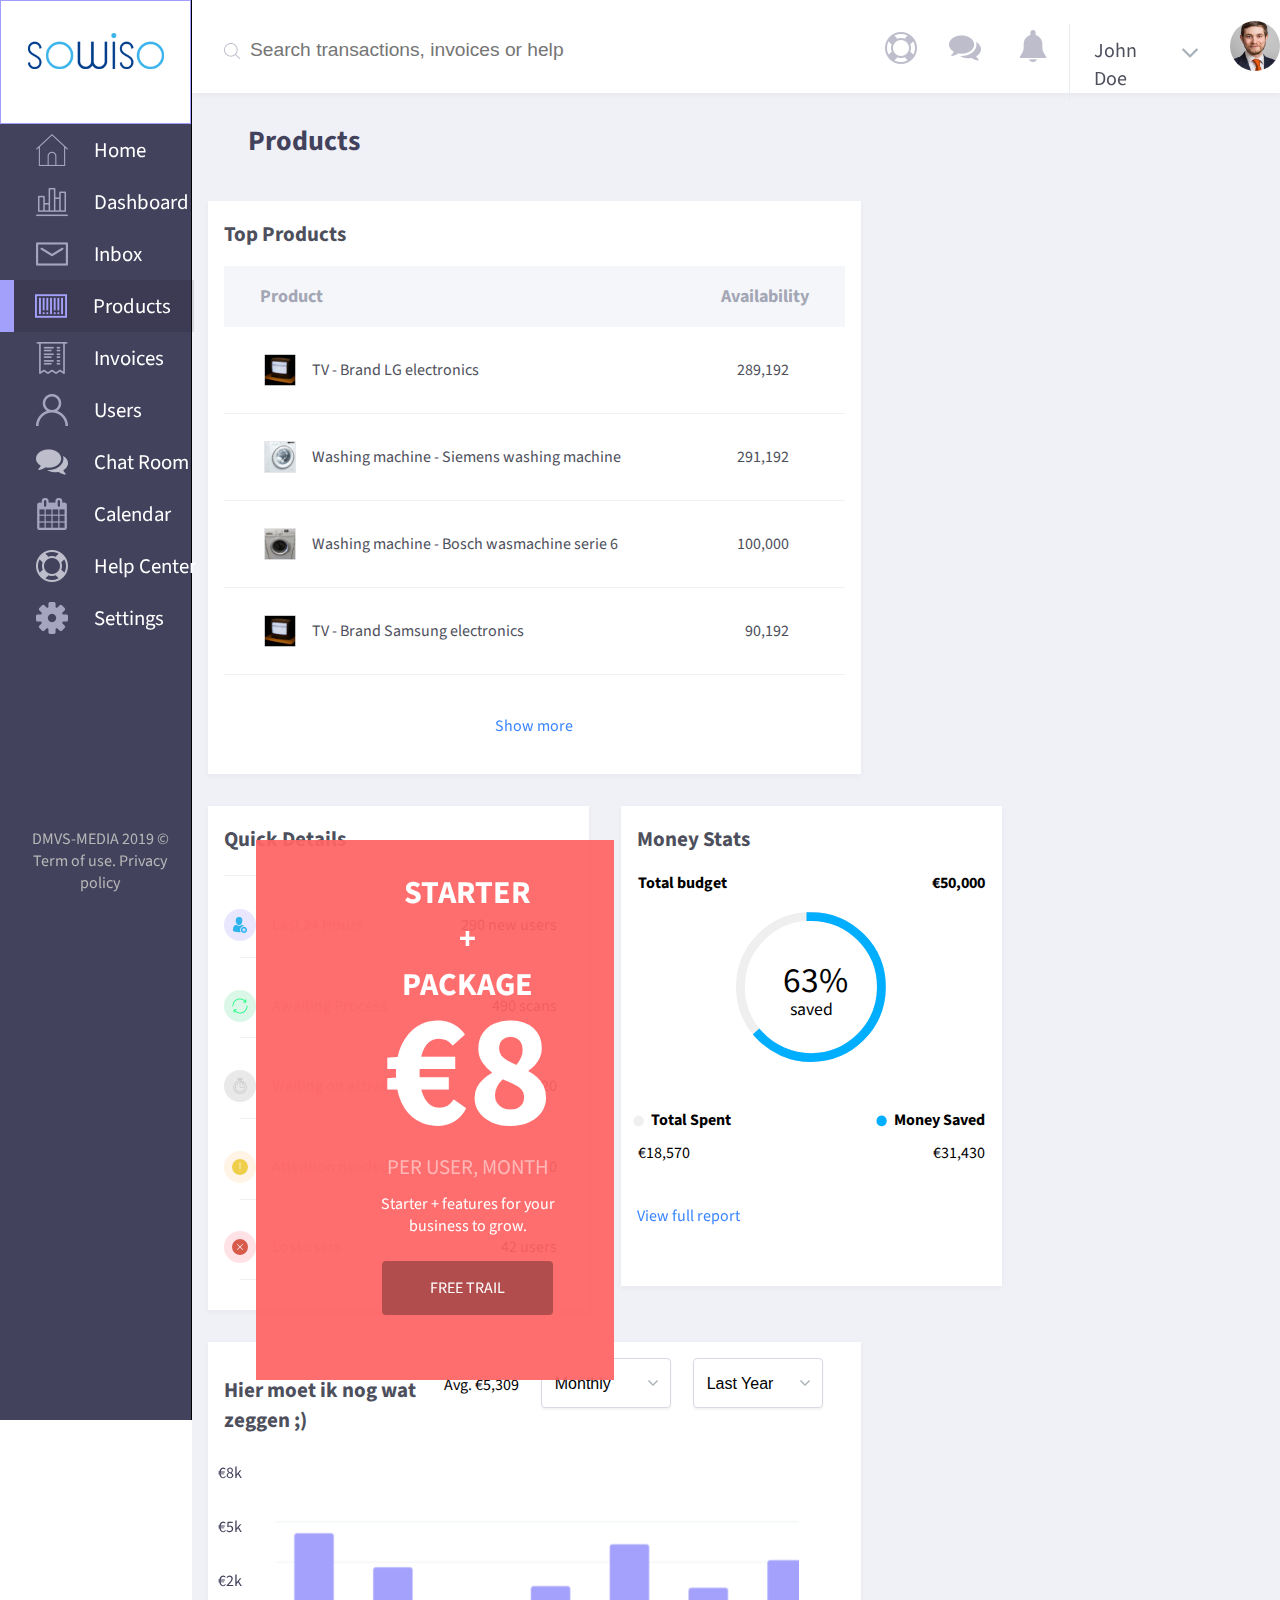
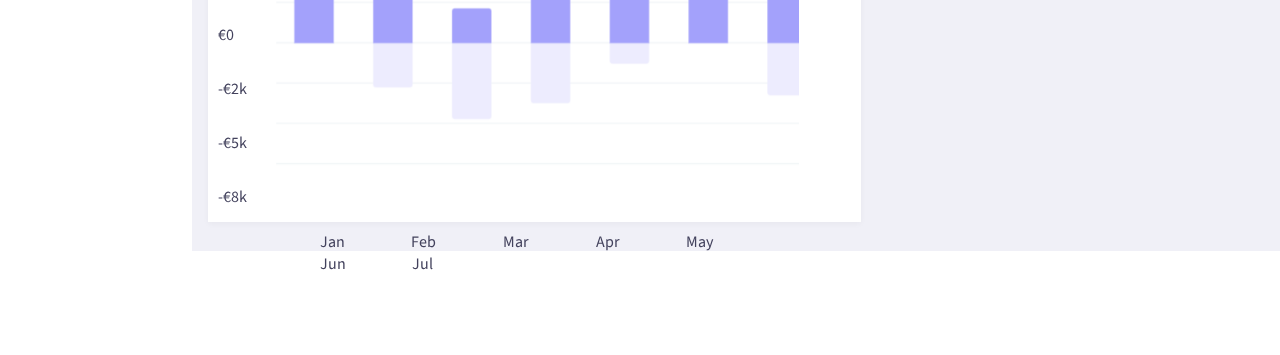
<file: index.html>
<!DOCTYPE html>
<html lang="en">

<head>
    <meta charset="UTF-8">
    <meta name="viewport" content="width=device-width, initial-scale=1.0">
    <meta http-equiv="X-UA-Compatible" content="ie=edge">
    <title>Products</title>
    <link rel="stylesheet" href="css/main.css">
    <link rel="stylesheet" href="css/products.css">
    <link rel="stylesheet" href="css/progresscircle.css">

</head>

<body>

    <div class="container">
        <nav>
            <div class="navContent">
                <div class="logo">
                    <img class="theLogo" src="images/Logo SoWISO.png" alt="logo">
                    <img class="hamburger" src="images/menu.png" alt="">
                </div>

                <a href="#">
                    <span id="homeLink" class="link--text">Home</span>
                    <img class="smallNavImage" src="images/navIcons/home.png" alt="">
                </a>
                <a href="dashboard.html">
                    <span id="dashboardLink" class="link--text">Dashboard</span>
                    <img class="smallNavImage" src="images/navIcons/dashboard.png" alt="">
                </a>
                <a href="#">
                    <span id="inboxLink" class="link--text">Inbox</span>
                    <img class="smallNavImage" src="images/navIcons/inbox.png" alt="">
                </a>
                <a href="index.html" id="current">
                    <span id="productsLink" class="link--text">Products</span>
                    <img class="smallNavImage" src="images/navIcons/productsCurrent.png" alt="">
                </a>
                <a href="#">
                    <span id="invoicesLink" class="link--text">Invoices</span>
                    <img class="smallNavImage" src="images/navIcons/invoices.png" alt="">
                </a>
                <a href="#">
                    <span id="usersLink" class="link--text">Users</span>
                    <img class="smallNavImage" src="images/navIcons/users.png" alt="">
                </a>
                <a href="#">
                    <span id="chatLink" class="link--text">Chat Room</span>
                    <img class="smallNavImage" src="images/chat.png" alt="">
                </a>
                <a href="#">
                    <span id="calendarLink" class="link--text">Calendar</span>
                    <img class="smallNavImage" src="images/navIcons/calendar.png" alt="">
                </a>
                <a href="#">
                    <span id="supportLink" class="link--text">Help Center</span>
                    <img class="smallNavImage" src="images/support.png" alt="">
                </a>
                <a href="#">
                    <span id="settingsLink" class="link--text">Settings</span>
                    <img class="smallNavImage" src="images/navIcons/settings.png" alt="">
                </a>

                <p id="copyright">DMVS-MEDIA 2019 &copy;<br> <span>Term of use.</span> <span>Privacy policy</span></p>
            </div>
        </nav>

        <div class="wrapper">

            <div class="topBar">
                <form action="">
                    <label for="search"></label>
                    <input type="search" name="search" id="search" placeholder="Search transactions, invoices or help">
                </form>
                <div class="icons">
                    <img src="images/support.png" alt="support">
                    <img src="images/chat.png" alt="chat">
                    <div class="dropdown">
                        <a href="#"><img src="images/notification.png" alt="notifcations" class="dropbtn"></a>
                        <div class="dropdown-content">
                            <div>
                                <h2>Notifications</h2>
                            </div>
                            <a href="#">
                                <h3>25+ New Users - Amsterdam Zuidoost</h3>
                                <p>Dear John Doe, There 25+ new users in your Amsterdam Area</p>
                            </a>
                            <a href="#">
                                <h3>25+ New Users - Amsterdam Noord</h3>
                                <p>Are you available later today to chat?</p>
                            </a>
                            <a href="#">
                                <h3>100+ New Users - Amsterdam Zuidoost</h3>
                                <p>I will be unavailable until after 5pm today.</p>
                            </a>
                            <a href="#">
                                <h3>Alert!!! You have a new area to advertise</h3>
                                <p>Important!</p>
                            </a>
                            <a href="#">
                                <h3>10,000+ New Users - The Netherlands</h3>
                                <p>FYI there 10,000+ users in The Netherlands.</p>
                            </a>
                            <div>
                                <a href="#">See all</a>
                            </div>
                        </div>
                    </div>
                </div>
                <div class="account">
                    <div class="dropdown">
                        <a href="#" class="dropbtn">John Doe</a>
                        <div class="dropdown-content">
                            <div>
                                <span>Status:</span> <span>Online</span>
                            </div>
                            <a href="#">
                                Account settings
                            </a>
                            <a href="#">
                                Feedback
                            </a>
                            <a href="logreg.html">
                                Logout
                            </a>
                        </div>
                    </div>
                    <span class="arrow"></span>
                    <div class="profilePicture">
                        <img src="images/avatar.jpg" alt="profile picture">
                    </div>
                </div>
            </div>

            <h1 id="pageTitle">Products</h1>

            <div class="content">

                <div class="topProducts big">
                    <div class="itemContent">
                        <h2 class="contentTitle">Top Products</h2>
                        <table>
                            <thead>
                                <tr>
                                    <td>Product</td>
                                    <td>Availability</td>
                                </tr>
                            </thead>
                            <tbody>
                                <tr>
                                    <td class="product product1">TV - Brand LG electronics</td>
                                    <td>289,192</td>
                                </tr>
                                <tr>
                                    <td class="product product2">Washing machine - Siemens washing machine</td>
                                    <td>291,192</td>
                                </tr>
                                <tr>
                                    <td class="product product3">Washing machine - Bosch wasmachine serie 6</td>
                                    <td>100,000</td>
                                </tr>
                                <tr>
                                    <td class="product product4">TV - Brand Samsung electronics</td>
                                    <td>90,192</td>
                                </tr>
                            </tbody>
                        </table>
                        <a href="#" class="topProducts--link">Show more</a>
                    </div>
                </div>

                <div class="quickDetails small">
                    <div class="itemContent">
                        <h2 class="contentTitle">Quick Details</h2>

                        <div class="quickDetails--item">
                            <span class="newUsers">Last 24 Hours</span>
                            <span>290 new users</span>
                        </div>
                        <div class="quickDetails--item">
                            <span class="scans">Awaiting Process</span>
                            <span>490 scans</span>
                        </div>
                        <div class="quickDetails--item">
                            <span class="waiting">Waiting on activation</span>
                            <span>20</span>
                        </div>
                        <div class="quickDetails--item">
                            <span class="attention">Attention needed</span>
                            <span>0</span>
                        </div>
                        <div class="quickDetails--item">
                            <span class="lostUsers">Lost users</span>
                            <span>42 users</span>
                        </div>
                    </div>
                </div>

                <div class="moneyStats small">
                    <div class="itemContent">
                        <div class="adCorner">
                            <div class="adCorner__content">
                                <span id="closeAd">x</span>
                                <h2 class="adCorner--title">STARTER + PACKAGE</h2>
                                <span class="adCorner--price">€8</span>
                                <span class="adCorner--subText">PER USER, MONTH</span>
                                <span class="adCorner--description">Starter + features for your business to
                                    grow.</span>
                                <a href="#" target="_blank" class="adCorner--CTA">
                                    <span class="adCorner--CTA__text">FREE TRAIL</span>
                                </a>
                            </div>
                        </div>
                        <h2 class="contentTitle">Money Stats</h2>
                        <table>
                            <thead>
                                <tr>
                                    <td>Total budget</td>
                                    <td>€50,000</td>
                                </tr>
                            </thead>
                            <tbody>
                                <tr>
                                    <td colspan="2">
                                        <div class="circlechart" data-percentage="63">
                                            saved
                                        </div>
                                    </td>
                                </tr>
                            </tbody>
                            <tfoot>
                                <tr>
                                    <td>Total Spent</td>
                                    <td>Money Saved</td>
                                </tr>
                                <tr>
                                    <td>€18,570</td>
                                    <td>€31,430</td>
                                </tr>
                            </tfoot>
                        </table>
                        <a href="#" class="moneyStats--link">View full report</a>
                    </div>
                </div>

                <div class="nogIets big">
                    <div class="itemContent">
                        <h2 class="contentTitle">Hier moet ik nog wat zeggen ;)</h2>
                        <p id="avg">Avg. €5,309</p>

                        <select name="" id="">
                            <option value="monthly" selected>Monthly</option>
                        </select>
                        <select name="" id="">
                            <option value="lastYear" selected>Last Year</option>
                        </select>

                        <div class="chart">
                            <div class="chartContent"></div>
                            <div class="yas">
                                <span>€8k</span>
                                <span>€5k</span>
                                <span>€2k</span>
                                <span>€0</span>
                                <span>-€2k</span>
                                <span>-€5k</span>
                                <span>-€8k</span>
                            </div>
                            <div class="xas">
                                <span>Jan</span>
                                <span>Feb</span>
                                <span>Mar</span>
                                <span>Apr</span>
                                <span>May</span>
                                <span>Jun</span>
                                <span>Jul</span>
                            </div>
                        </div>
                    </div>
                </div>
            </div>
        </div>
    </div>

    <script src="js/main.js"></script>
    <script src="https://code.jquery.com/jquery-3.3.1.slim.min.js"
        integrity="sha384-q8i/X+965DzO0rT7abK41JStQIAqVgRVzpbzo5smXKp4YfRvH+8abtTE1Pi6jizo" crossorigin="anonymous">
    </script>
    <script src="js/progresscircle.js"></script>

    <script>
        $(document).ready(function () {
            $(function () {
                $('.circlechart').circlechart();
            });
        });
    </script>
</body>

</html>
</file>
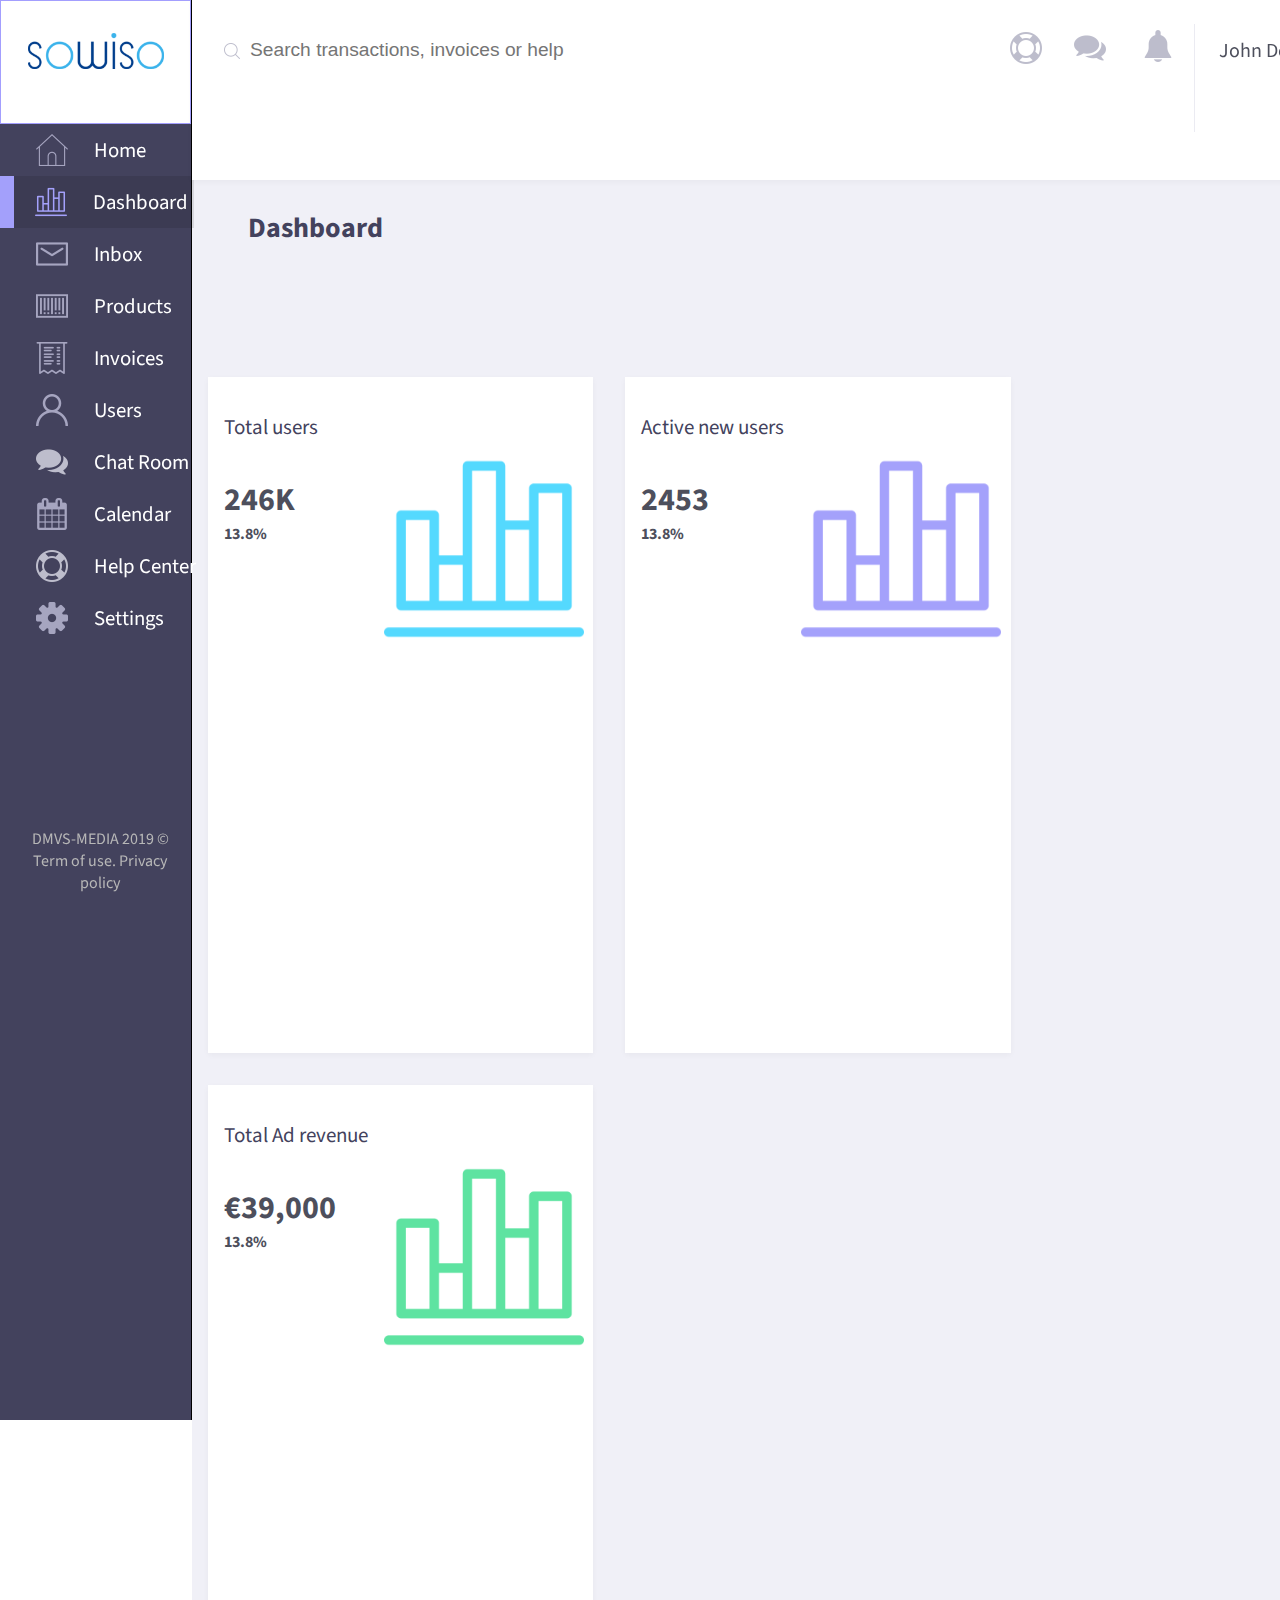
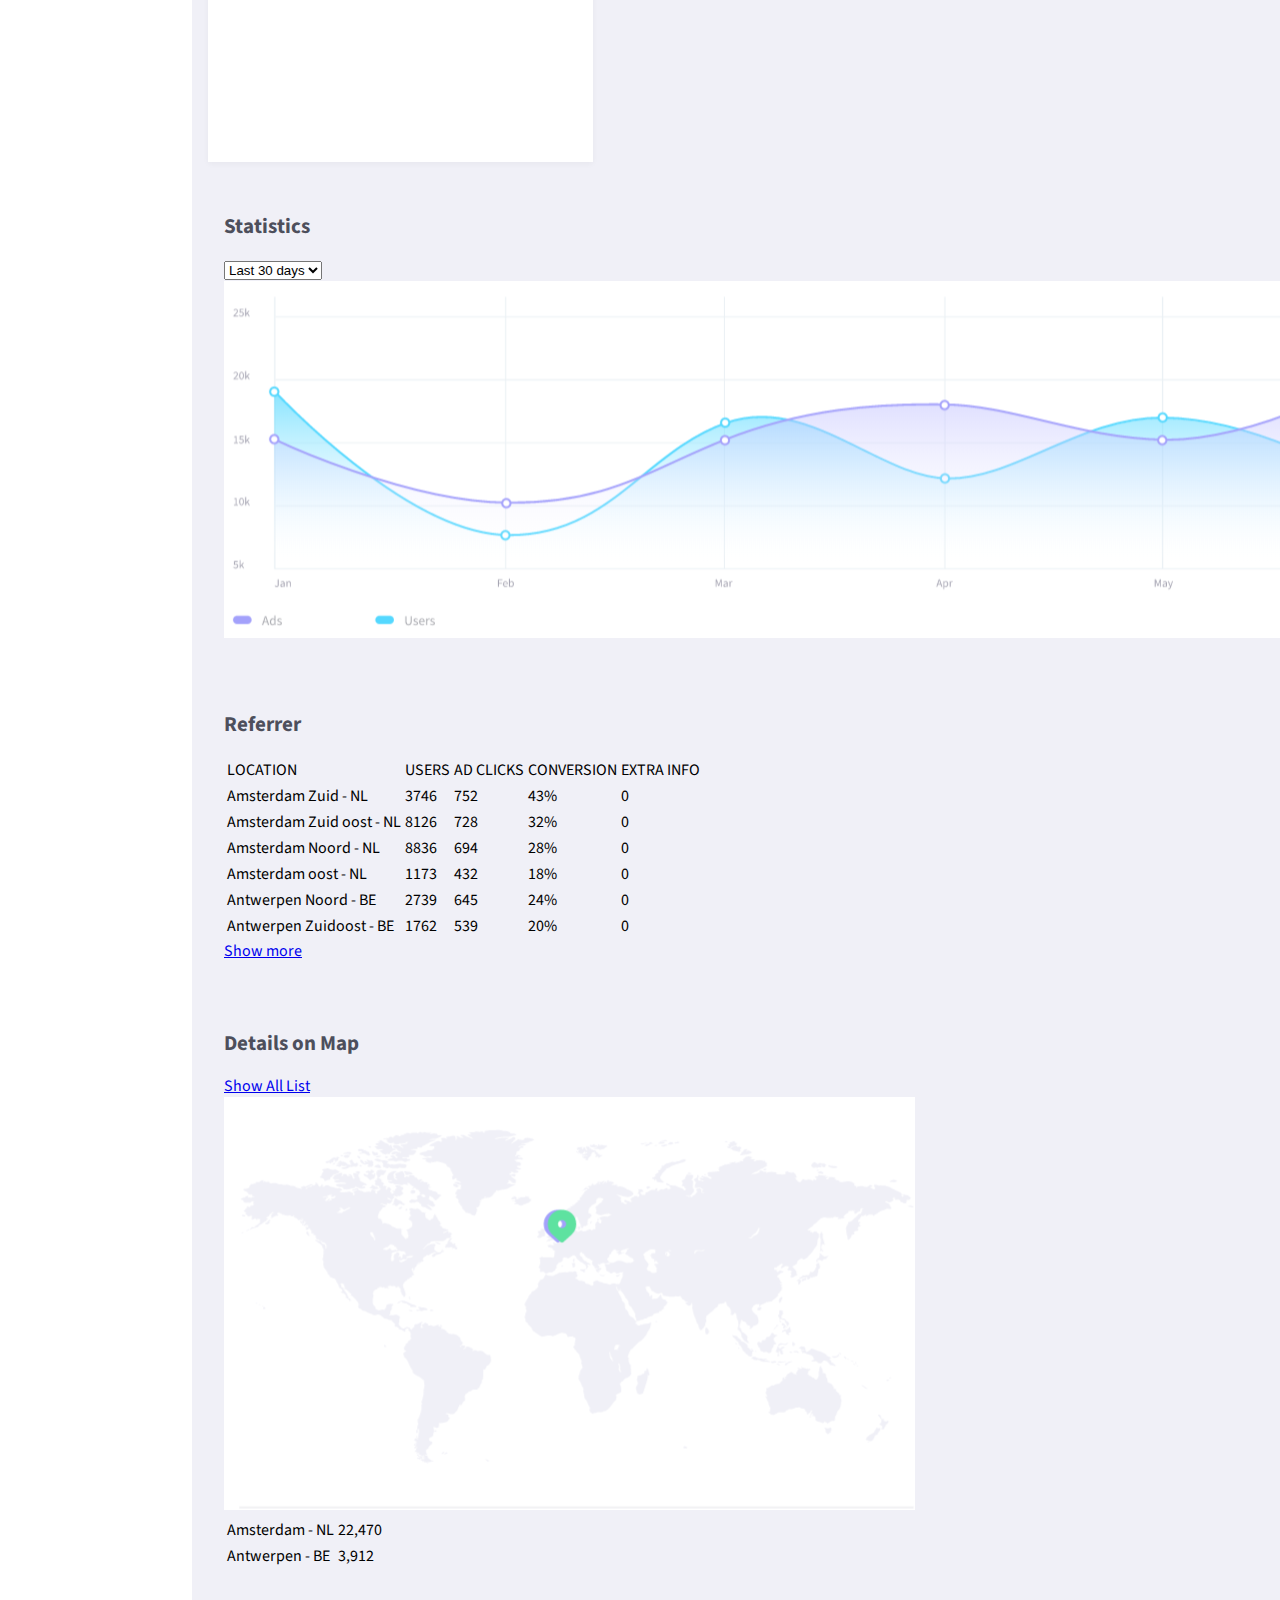
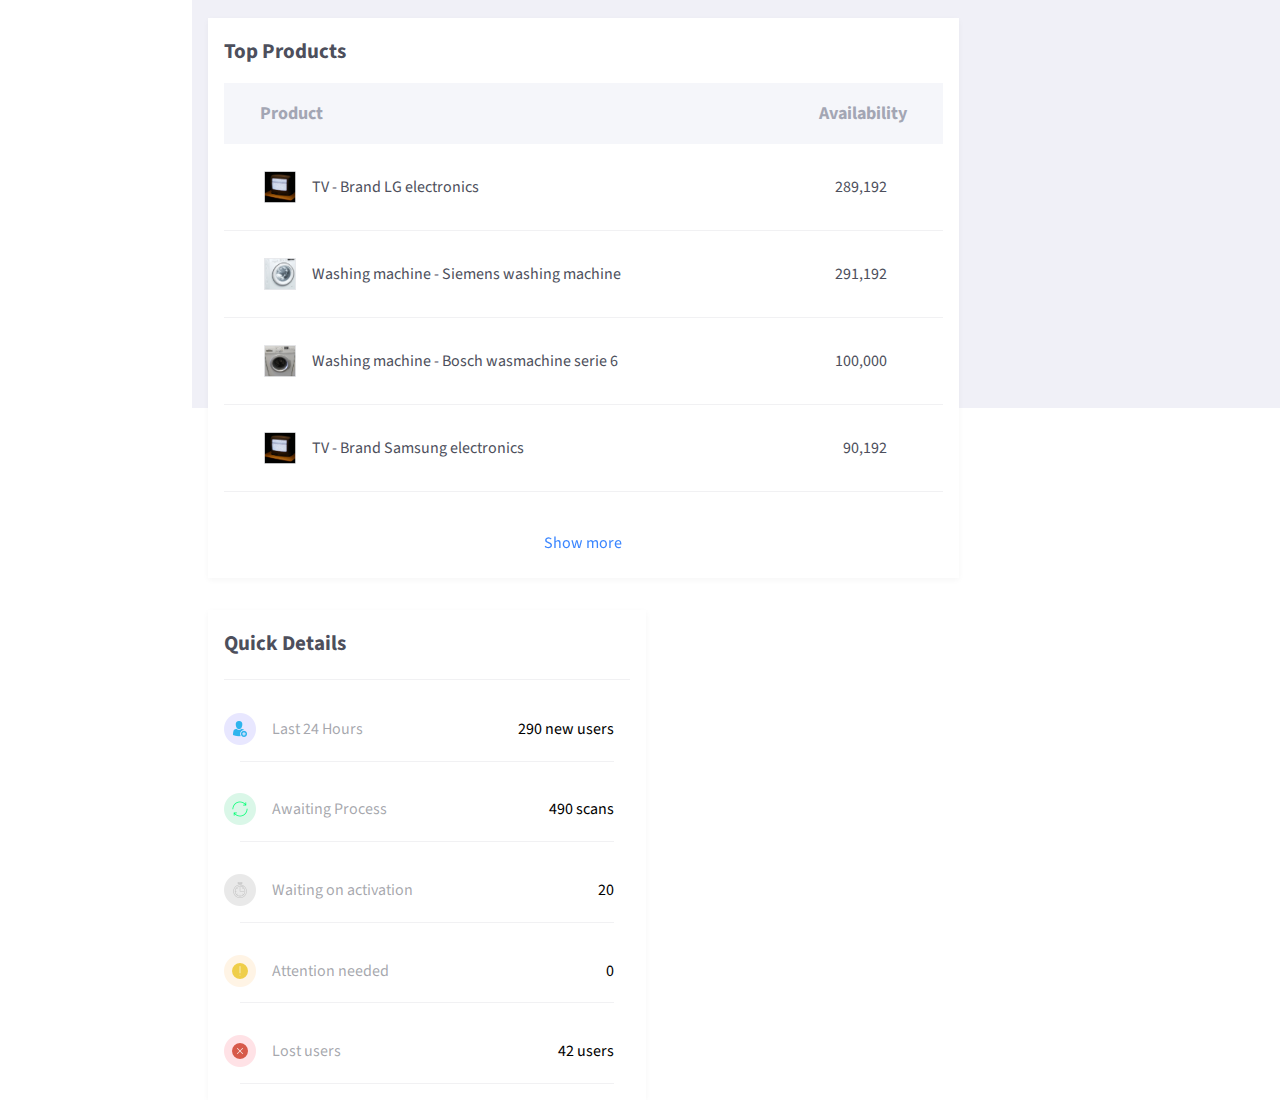
<file: dashboard.html>
<!DOCTYPE html>
<html lang="en">

<head>
    <meta charset="UTF-8">
    <meta name="viewport" content="width=device-width, initial-scale=1.0">
    <meta http-equiv="X-UA-Compatible" content="ie=edge">
    <title>Dashboard</title>
    <link rel="stylesheet" href="css/main.css">
    <link rel="stylesheet" href="css/dashboard.css">
    <link rel="stylesheet" href="css/progresscircle.css">

</head>

<body>

    <div class="container">
        <nav>
            <div class="navContent">
                <div class="logo">
                    <img class="theLogo" src="images/Logo SoWISO.png" alt="logo">
                    <img class="hamburger" src="images/menu.png" alt="">
                </div>

                <a href="#">
                    <span id="homeLink" class="link--text">Home</span>
                    <img class="smallNavImage" src="images/navIcons/home.png" alt="">
                </a>
                <a href="dashboard.html" id="current">
                    <span id="dashboardLink" class="link--text">Dashboard</span>
                    <img class="smallNavImage" src="images/navIcons/dashboardCurrent.png" alt="">
                </a>
                <a href="#">
                    <span id="inboxLink" class="link--text">Inbox</span>
                    <img class="smallNavImage" src="images/navIcons/inbox.png" alt="">
                </a>
                <a href="index.html">
                    <span id="productsLink" class="link--text">Products</span>
                    <img class="smallNavImage" src="images/navIcons/products.png" alt="">
                </a>
                <a href="#">
                    <span id="invoicesLink" class="link--text">Invoices</span>
                    <img class="smallNavImage" src="images/navIcons/invoices.png" alt="">
                </a>
                <a href="#">
                    <span id="usersLink" class="link--text">Users</span>
                    <img class="smallNavImage" src="images/navIcons/users.png" alt="">
                </a>
                <a href="#">
                    <span id="chatLink" class="link--text">Chat Room</span>
                    <img class="smallNavImage" src="images/chat.png" alt="">
                </a>
                <a href="#">
                    <span id="calendarLink" class="link--text">Calendar</span>
                    <img class="smallNavImage" src="images/navIcons/calendar.png" alt="">
                </a>
                <a href="#">
                    <span id="supportLink" class="link--text">Help Center</span>
                    <img class="smallNavImage" src="images/support.png" alt="">
                </a>
                <a href="#">
                    <span id="settingsLink" class="link--text">Settings</span>
                    <img class="smallNavImage" src="images/navIcons/settings.png" alt="">
                </a>

                <p id="copyright">DMVS-MEDIA 2019 &copy;<br> <span>Term of use.</span> <span>Privacy policy</span></p>
            </div>
        </nav>

        <div class="wrapper">

            <div class="topBar">
                <form action="">
                    <label for="search"></label>
                    <input type="search" name="search" id="search" placeholder="Search transactions, invoices or help">
                </form>
                <div class="icons">
                    <img src="images/support.png" alt="support">
                    <img src="images/chat.png" alt="chat">
                    <div class="dropdown">
                        <a href="#"><img src="images/notification.png" alt="notifcations" class="dropbtn"></a>
                        <div class="dropdown-content">
                            <div>
                                <h2>Notifications</h2>
                            </div>
                            <a href="#">
                                <h3>25+ New Users - Amsterdam Zuidoost</h3>
                                <p>Dear John Doe, There 25+ new users in your Amsterdam Area</p>
                            </a>
                            <a href="#">
                                <h3>25+ New Users - Amsterdam Noord</h3>
                                <p>Are you available later today to chat?</p>
                            </a>
                            <a href="#">
                                <h3>100+ New Users - Amsterdam Zuidoost</h3>
                                <p>I will be unavailable until after 5pm today.</p>
                            </a>
                            <a href="#">
                                <h3>Alert!!! You have a new area to advertise</h3>
                                <p>Important!</p>
                            </a>
                            <a href="#">
                                <h3>10,000+ New Users - The Netherlands</h3>
                                <p>FYI there 10,000+ users in The Netherlands.</p>
                            </a>
                            <div>
                                <a href="#">See all</a>
                            </div>
                        </div>
                    </div>
                </div>
                <div class="account">
                    <div class="dropdown">
                        <a href="#" class="dropbtn">John Doe</a>
                        <div class="dropdown-content">
                            <div>
                                <span>Status:</span> <span>Online</span>
                            </div>
                            <a href="#">
                                Account settings
                            </a>
                            <a href="#">
                                Feedback
                            </a>
                            <a href="logreg.html">
                                Logout
                            </a>
                        </div>
                    </div>
                    <span class="arrow"></span>
                    <div class="profilePicture">
                        <img src="images/avatar.jpg" alt="profile picture">
                    </div>
                </div>
            </div>

            <h1 id="pageTitle">Dashboard</h1>

            <div class="content">
                <div class="totalUsers tiny">
                    <div class="itemContent">
                        <h5 class="contentTitle">Total users</h5>
                        <span class="amount">246K</span>
                        <span class="negative percentage">13.8%</span>
                        <img src="images/chartBlue.png" alt="bars">
                    </div>
                </div>
                <div class="activeNewUsers tiny">
                    <div class="itemContent">
                        <h5 class="contentTitle">Active new users</h5>
                        <span class="amount">2453</span>
                        <span class="positive percentage">13.8%</span>
                        <img src="images/chartPurple.png" alt="bars">
                    </div>
                </div>
                <div class="totalAdRev tiny">
                    <div class="itemContent">
                        <h5 class="contentTitle">Total Ad revenue</h5>
                        <span class="amount">€39,000</span>
                        <span class="negative percentage">13.8%</span>
                        <img src="images/chartGreen.png" alt="bars">
                    </div>
                </div>

                <div class="statistics huge">
                    <div class="itemContent">
                        <h2 class="contentTitle">Statistics</h2>
                        <select name="" id="">
                            <option value="last30days" selected>Last 30 days</option>
                        </select>
                        <img src="images/statistics.png" alt="statistics">
                    </div>
                </div>

                <div class="referrer big">
                    <div class="itemContent">
                        <h2 class="contentTitle">Referrer</h2>
                        <table>
                            <thead>
                                <tr>
                                    <td>LOCATION</td>
                                    <td>USERS</td>
                                    <td>AD CLICKS</td>
                                    <td>CONVERSION</td>
                                    <td>EXTRA INFO</td>
                                </tr>
                            </thead>
                            <tbody>
                                <tr>
                                    <td>Amsterdam Zuid - NL</td>
                                    <td>3746</td>
                                    <td>752</td>
                                    <td>43%</td>
                                    <td>0</td>
                                </tr>
                                <tr>
                                    <td>Amsterdam Zuid oost - NL</td>
                                    <td>8126</td>
                                    <td>728</td>
                                    <td>32%</td>
                                    <td>0</td>
                                </tr>
                                <tr>
                                    <td>Amsterdam Noord - NL</td>
                                    <td>8836</td>
                                    <td>694</td>
                                    <td>28%</td>
                                    <td>0</td>
                                </tr>
                                <tr>
                                    <td>Amsterdam oost - NL</td>
                                    <td>1173</td>
                                    <td>432</td>
                                    <td>18%</td>
                                    <td>0</td>
                                </tr>
                                <tr>
                                    <td>Antwerpen Noord - BE</td>
                                    <td>2739</td>
                                    <td>645</td>
                                    <td>24%</td>
                                    <td>0</td>
                                </tr>
                                <tr>
                                    <td>Antwerpen Zuidoost - BE</td>
                                    <td>1762</td>
                                    <td>539</td>
                                    <td>20%</td>
                                    <td>0</td>
                                </tr>
                            </tbody>
                        </table>
                        <a href="#" class="referrer--link">Show more</a>
                    </div>
                </div>

                <div class="theMap small">
                    <div class="itemContent">
                        <h2 class="contentTitle">Details on Map</h2>
                        <a href="#">Show All List</a>
                        <img src="images/map.png" alt="map">
                        <table>
                            <tr>
                                <td>
                                    <span>Amsterdam - NL</span>
                                </td>
                                <td>22,470</td>
                            </tr>
                            <tr>
                                <td>
                                    <span>Antwerpen - BE</span>
                                </td>
                                <td>3,912</td>
                            </tr>
                        </table>
                    </div>
                </div>

                <div class="topProducts big">
                    <div class="itemContent">
                        <h2 class="contentTitle">Top Products</h2>
                        <table>
                            <thead>
                                <tr>
                                    <td>Product</td>
                                    <td>Availability</td>
                                </tr>
                            </thead>
                            <tbody>
                                <tr>
                                    <td class="product product1">TV - Brand LG electronics</td>
                                    <td>289,192</td>
                                </tr>
                                <tr>
                                    <td class="product product2">Washing machine - Siemens washing machine</td>
                                    <td>291,192</td>
                                </tr>
                                <tr>
                                    <td class="product product3">Washing machine - Bosch wasmachine serie 6</td>
                                    <td>100,000</td>
                                </tr>
                                <tr>
                                    <td class="product product4">TV - Brand Samsung electronics</td>
                                    <td>90,192</td>
                                </tr>
                            </tbody>
                        </table>
                        <a href="#" class="topProducts--link">Show more</a>
                    </div>
                </div>

                <div class="quickDetails small">
                    <div class="itemContent">
                        <h2 class="contentTitle">Quick Details</h2>

                        <div class="quickDetails--item">
                            <span class="newUsers">Last 24 Hours</span>
                            <span>290 new users</span>
                        </div>
                        <div class="quickDetails--item">
                            <span class="scans">Awaiting Process</span>
                            <span>490 scans</span>
                        </div>
                        <div class="quickDetails--item">
                            <span class="waiting">Waiting on activation</span>
                            <span>20</span>
                        </div>
                        <div class="quickDetails--item">
                            <span class="attention">Attention needed</span>
                            <span>0</span>
                        </div>
                        <div class="quickDetails--item">
                            <span class="lostUsers">Lost users</span>
                            <span>42 users</span>
                        </div>
                    </div>
                </div>

            </div>
        </div>
    </div>

    <script src="js/main.js"></script>
    <script src="https://code.jquery.com/jquery-3.3.1.slim.min.js"
        integrity="sha384-q8i/X+965DzO0rT7abK41JStQIAqVgRVzpbzo5smXKp4YfRvH+8abtTE1Pi6jizo" crossorigin="anonymous">
    </script>
    <script src="js/progresscircle.js"></script>

    <script>
        $(document).ready(function () {
            $(function () {
                $('.circlechart').circlechart();
            });
        });
    </script>
</body>

</html>
</file>
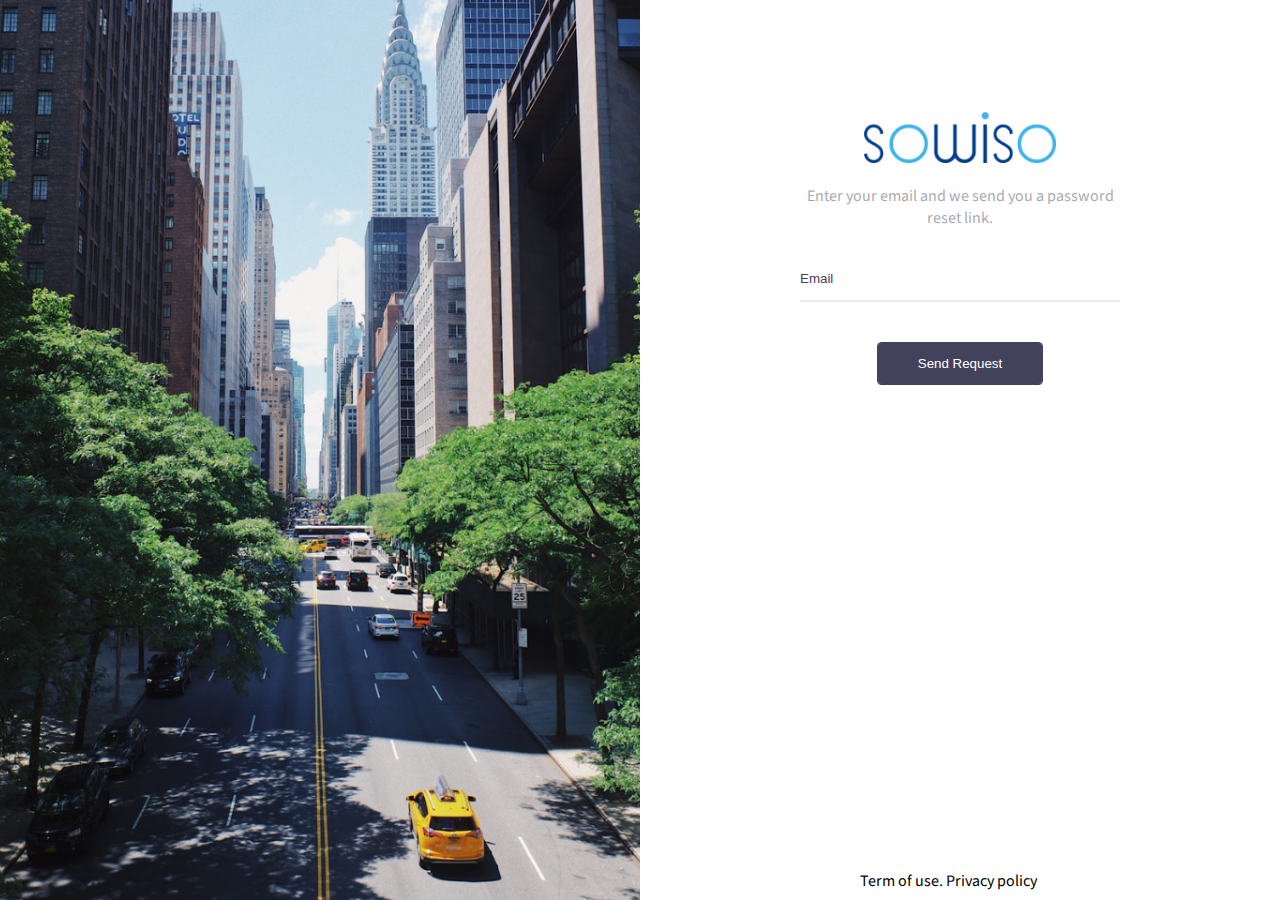
<file: forgot.html>
<!DOCTYPE html>
<html lang="en">
<head>
    <meta charset="UTF-8">
    <meta name="viewport" content="width=device-width, initial-scale=1.0">
    <meta http-equiv="X-UA-Compatible" content="ie=edge">
    <title>Document</title>
    <link rel="stylesheet" href="css/main.css">
    <link rel="stylesheet" href="css/login.css">
</head>
<body>
    <div class="loginContainer">
        <img class="imageSide" src="images/street.png" alt="Image">
        <div class="loginContent">
            <img id="logo" src="images/Logo SoWISO@2x.png" alt="logo">
            <p class="tagline">Enter your email and we send you a password reset link.</p>
            <form method="post" action="login.html">
                <input type="email" name="email" id="email" placeholder="Email">
                <input type="submit" value="Send Request" id="reset">
            </form>
            <span class="TOSPP">Term of use. Privacy policy</span>
        </div>
    </div>
</body>
</html>
</file>
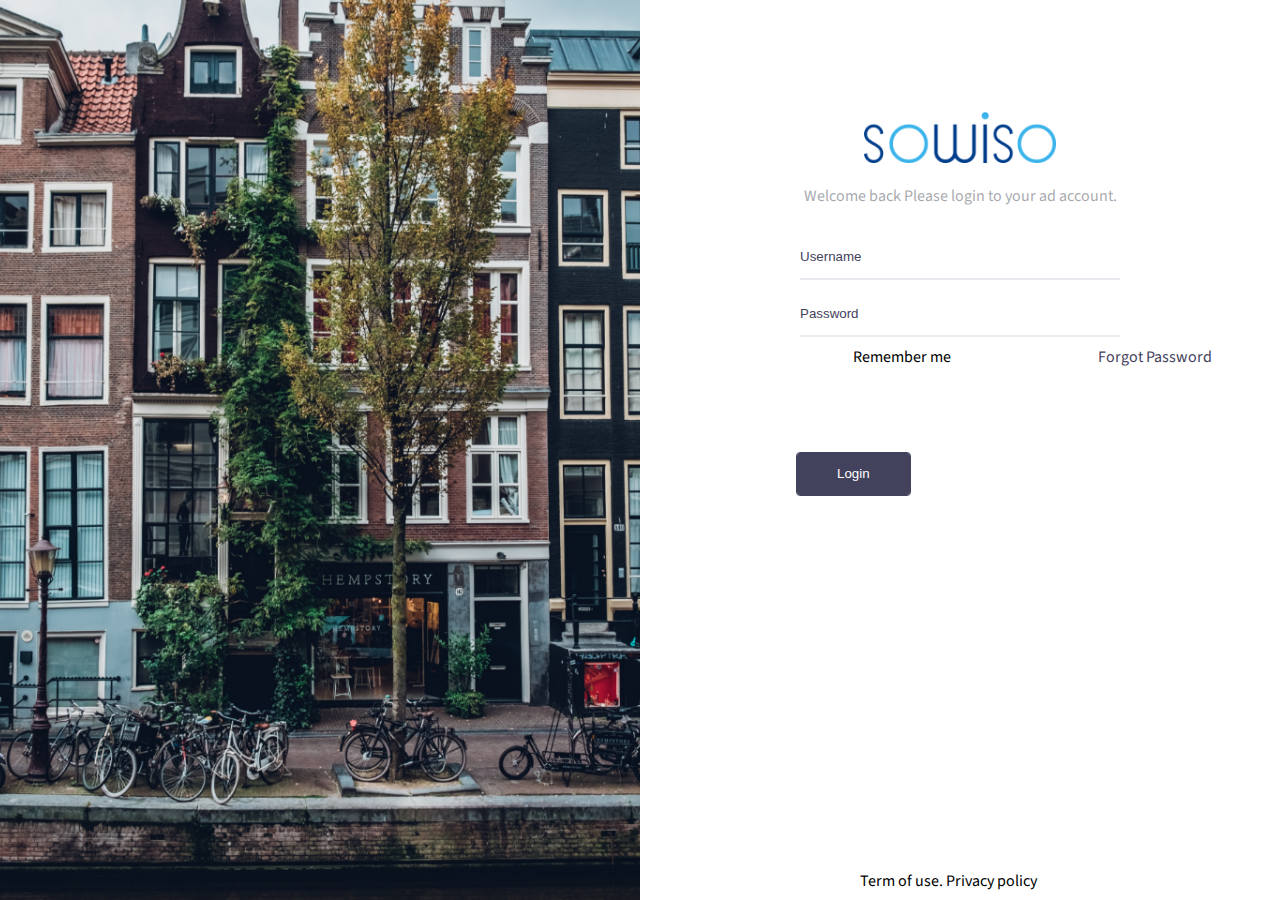
<file: login.html>
<!DOCTYPE html>
<html lang="en">
<head>
    <meta charset="UTF-8">
    <meta name="viewport" content="width=device-width, initial-scale=1.0">
    <meta http-equiv="X-UA-Compatible" content="ie=edge">
    <title>Document</title>
    <link rel="stylesheet" href="css/main.css">
    <link rel="stylesheet" href="css/login.css">
</head>
<body>
    <div class="loginContainer">
        <img class="imageSide" src="images/amsterdam.png" alt="Image">
        <div class="loginContent">
            <img id="logo" src="images/Logo SoWISO@2x.png" alt="logo">
            <p class="tagline">Welcome back Please login to your ad account.</p>
            <form method="post" action="index.html">
                <input type="text" name="username" id="username" placeholder="Username">
                <input type="password" name="password" id="password" placeholder="Password">
                <input type="checkbox" name="remember" id="remember"><label for="remember" class="newCheckbox"></label> <label class="remember--label" for="remember">Remember me</label>
                <a class="forgotPassword" href="forgot.html">Forgot Password</a>
                <input type="submit" value="Login" id="login">
            </form>
            <span class="TOSPP">Term of use. Privacy policy</span>
        </div>
    </div>
</body>
</html>
</file>
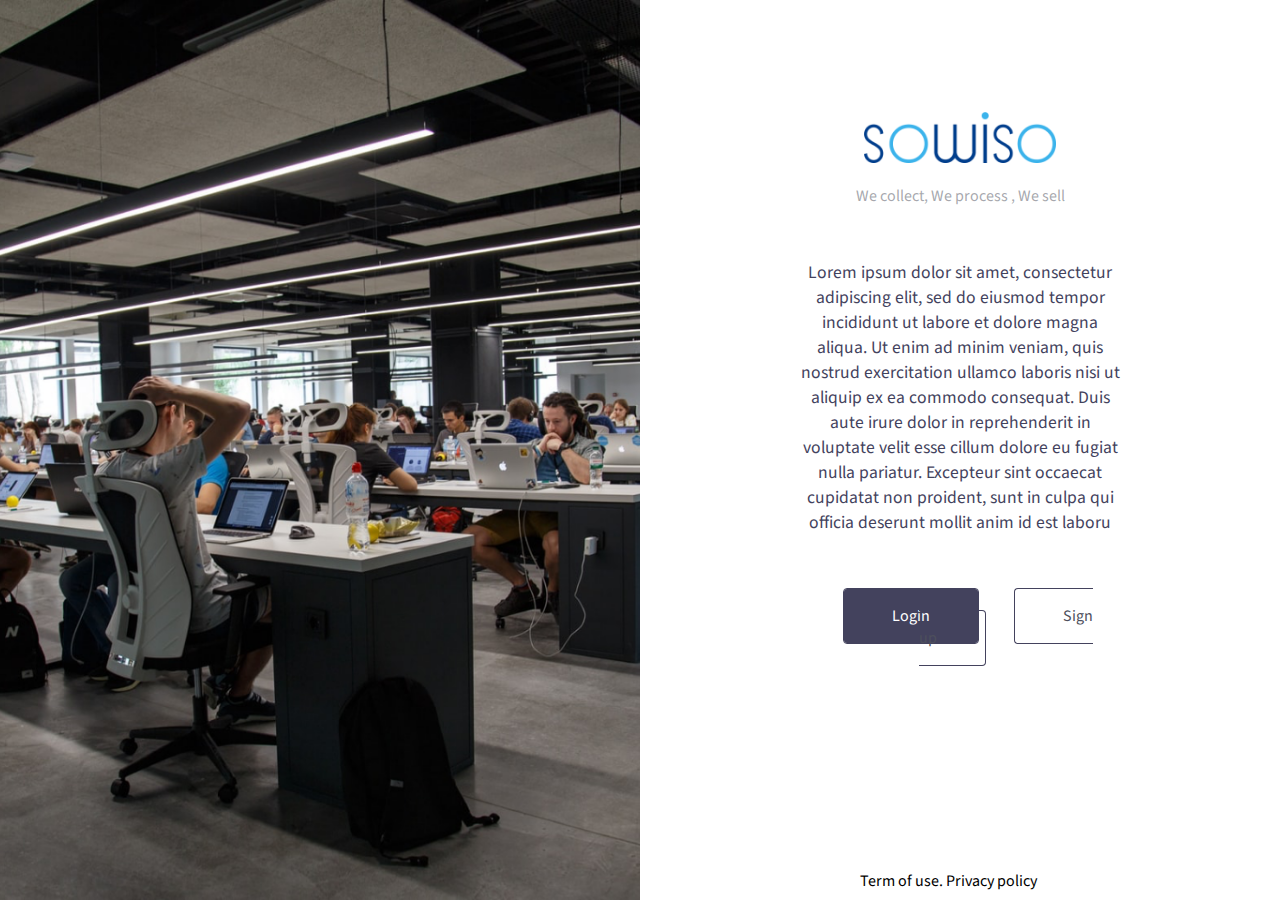
<file: logreg.html>
<!DOCTYPE html>
<html lang="en">
<head>
    <meta charset="UTF-8">
    <meta name="viewport" content="width=device-width, initial-scale=1.0">
    <meta http-equiv="X-UA-Compatible" content="ie=edge">
    <title>Document</title>
    <link rel="stylesheet" href="css/main.css">
    <link rel="stylesheet" href="css/login.css">
</head>
<body>
    <div class="loginContainer">
        <img class="imageSide" src="images/workplace.png" alt="Image">
        <div class="loginContent">
            <img id="logo" src="images/Logo SoWISO@2x.png" alt="logo">
            <p class="tagline">We collect, We process , We sell</p>
            <p class="moreInfo">Lorem ipsum dolor sit amet, consectetur adipiscing elit, sed do eiusmod tempor incididunt ut labore et dolore magna aliqua. Ut enim ad minim veniam, quis nostrud exercitation ullamco laboris nisi ut aliquip ex ea commodo consequat. Duis aute irure dolor in reprehenderit in voluptate velit esse cillum dolore eu fugiat nulla pariatur. Excepteur sint occaecat cupidatat non proident, sunt in culpa qui officia deserunt mollit anim id est laboru</p>
            <a class="login" href="login.html">Login</a>
            <a class="register" href="register.html">Sign up</a>
            <span class="TOSPP">Term of use. Privacy policy</span>
        </div>
    </div>
</body>
</html>
</file>
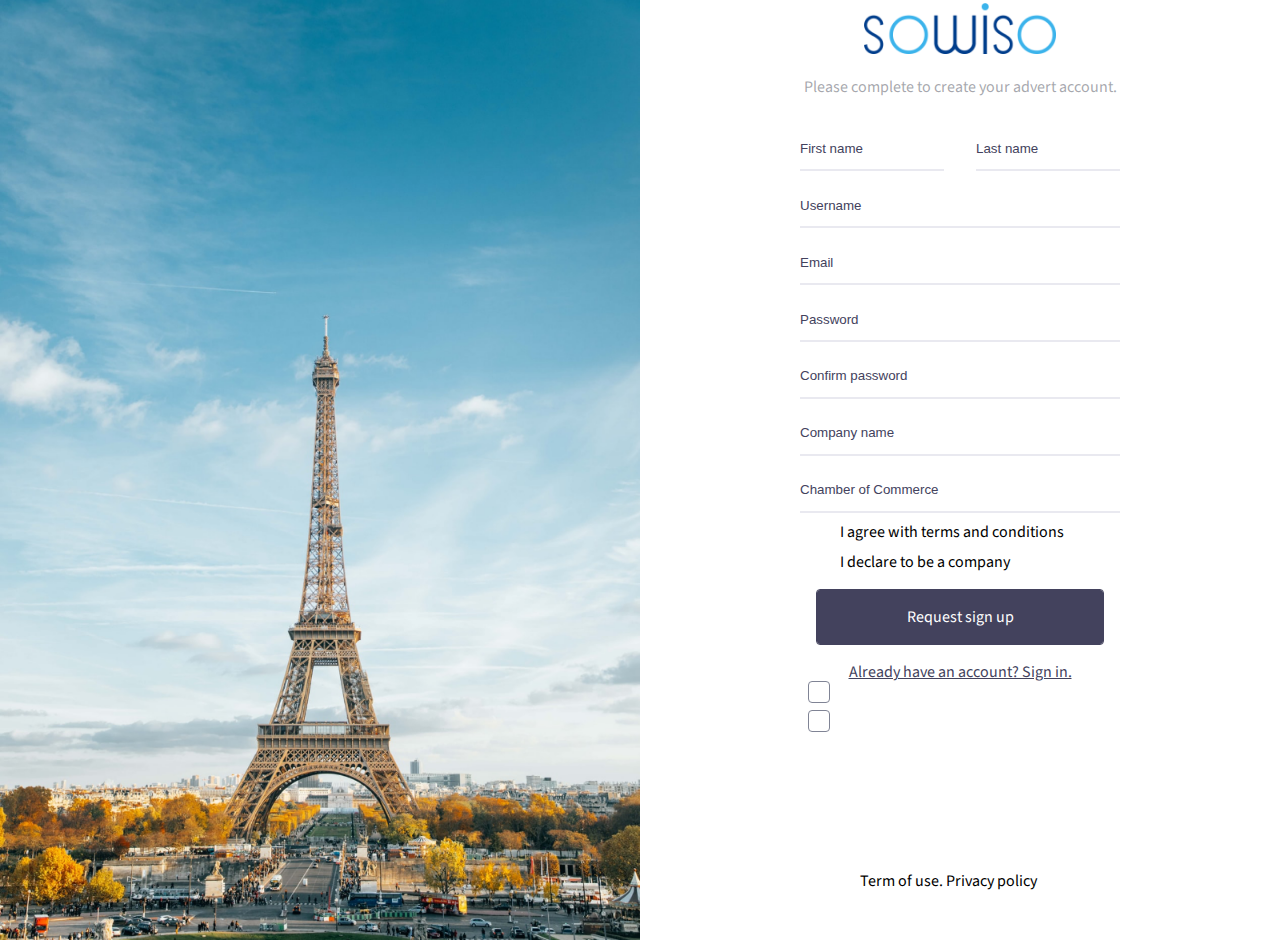
<file: register.html>
<!DOCTYPE html>
<html lang="en">

<head>
    <meta charset="UTF-8">
    <meta name="viewport" content="width=device-width, initial-scale=1.0">
    <meta http-equiv="X-UA-Compatible" content="ie=edge">
    <title>Document</title>
    <link rel="stylesheet" href="css/main.css">
    <link rel="stylesheet" href="css/login.css">
</head>

<body>
    <div class="loginContainer">
        <img class="imageSide" src="images/paris.png" alt="Image">
        <div class="registerContent">
            <img id="logo" src="images/Logo SoWISO@2x.png" alt="logo">
            <p class="tagline">Please complete to create your advert account.</p>
            <form method="post" action="login.html">
                <div class="name">
                    <input type="text" name="firstName" id="firstName" placeholder="First name">
                    <input type="text" name="lastName" id="lastName" placeholder="Last name">
                </div>
                <input type="text" name="username" id="username" placeholder="Username">
                <input type="email" name="email" id="email" placeholder="Email">
                <input type="password" name="password" id="password" placeholder="Password">
                <input type="password" name="confirmPassword" id="confirmPassword" placeholder="Confirm password">
                <input type="text" name="companyName" id="companyName" placeholder="Company name">
                <input type="text" name="ChamberOfCommerce" id="ChamberOfCommerce" placeholder="Chamber of Commerce">

                <input type="checkbox" name="TOS" id="TOS"><label for="TOS" class="newCheckboxTOS"></label> <label
                    class="TOS--label" for="TOS">I agree with terms and conditions</label>

                <input type="checkbox" name="IAmACompany" id="IAmACompany"><label for="IAmACompany"
                    class="newCheckbox-IAAC"></label> <label class="IAmACompany--label" for="IAmACompany">I declare to
                    be a company</label>

                <a class="requestRegister" href="login.html">Request sign up</a>

                <a class="goToLogin" href="login.html">Already have an account? Sign in.</a>

            </form>
            <span class="TOSPP">Term of use. Privacy policy</span>
        </div>
    </div>
</body>

</html>
</file>
<file: css/main.css>
@import url('https://fonts.googleapis.com/css?family=Source+Sans+Pro&display=swap');

html {
    height: 100%;
}

body {
    height: 100%;
    margin: 0;
    padding: 0;
    font-family: 'Source Sans Pro', sans-serif;
}

.container {
    height: 100%;
    display: grid;
    grid-template-columns: 15% auto;
}

.loginContainer {
    height: 100%;
    display: grid;
    grid-template-columns: 50% 50%;
}

nav {
    height: 1420px;
    border-right: 1px solid black;
    background: #43425D;
}

.navContent {
    position: sticky;
    top: 0;
    left: 0;
}

.navContent a {
    color: #FFFFFF;
    text-decoration: none;
    font-size: 1.3em;
    display: block;
    width: 100%;
    height: 2.5em;
}

.navContent .link--text {
    position: relative;
    top: .6em;
    left: 1em;
}

.navContent a .link--text:before {
    content: '';
    padding: 1.5em;
    margin: 0 .5em 0 0;
    background-repeat: no-repeat;
    background-position: center center;
}

.navContent a:nth-of-type(1) .link--text:before {
    background-image: url(../images/navIcons/home.png);
}

.navContent a:nth-of-type(2) .link--text:before {
    background-image: url(../images/navIcons/dashboard.png);
}

.navContent a:nth-of-type(3) .link--text:before {
    background-image: url(../images/navIcons/inbox.png);
}

.navContent a:nth-of-type(4) .link--text:before {
    background-image: url(../images/navIcons/products.png);
}

.navContent a:nth-of-type(5) .link--text:before {
    background-image: url(../images/navIcons/invoices.png);
}

.navContent a:nth-of-type(6) .link--text:before {
    background-image: url(../images/navIcons/users.png);
}

.navContent a:nth-of-type(7) .link--text:before {
    background-image: url(../images/chat.png);
}

.navContent a:nth-of-type(8) .link--text:before {
    background-image: url(../images/navIcons/calendar.png);
}

.navContent a:nth-of-type(9) .link--text:before {
    background-image: url(../images/support.png);
}

.navContent a:nth-of-type(10) .link--text:before {
    background-image: url(../images/navIcons/settings.png);
}

.navContent .hamburger {
    display: none;
}

.navContent .smallNavImage {
    display: none;
    position: relative;
    left: 1.5em;
    top: .5em;
}

.navContent #current .smallNavImage {
    left: .8em;
}

#current {
    border-left: #A3A0FB .7em solid;
    background: #0000001A;
    width: 94%;
}

#current .link--text {
    left: .3em;
}

.navContent #copyright {
    position: absolute;
    top: 92vh;
    left: 1.5em;
    text-align: center;
    max-width: 80%;
    margin: 0 auto;
    color: #B7B7B7;
}

.navContent .logo {
    background: #FFFFFF;
    border: 1px solid #A39EFE;
    height: 13.5vh;
    text-align: center;
}

.logo img {
    margin: 2em auto;
}

#copyright span {
    cursor: pointer;
}

.wrapper {
    height: 100%;
    display: grid;
    grid-template-rows: 5% 5% auto;
}

.topBar {
    position: sticky;
    top: 0;
    z-index: 1;
    background: #FFFFFF;
    box-shadow: 0px 2px 6px #0000000A;
    display: grid;
    grid-template-columns: 60% auto auto;
}

.topBar .icons {
    display: flex;
    justify-content: end;
    max-height: 60%;
    border-right: 1px solid #EBEBF2;
    margin: 1.5em;
}

.icons img {
    max-height: 32px;
    margin: .5em 1em;
    cursor: pointer;
}

#search {
    width: 70%;
    border: none;
    margin: 2em 0;
    font-size: 1.2em
}

label[for=search] {
    margin: 0 .5em 0 2em;
}

label[for=search]:before {
    content: "";
    background: url(../images/search.png);
    background-position: center center;
    background-repeat: no-repeat;
    background-size: contain;
    padding: .5em;
}


/*----------------------------------------------------------------------------*/

/* The dropdown container */
.icons .dropdown {
    overflow: hidden;
}

/* Dropdown button */
.icons .dropdown .dropbtn {
    font-size: 20px;
    border: none;
    outline: none;
    color: #d1e8e2;
    background-color: inherit;
    font-family: inherit;
    margin: 0;
    width: min-content;
    margin: .3em 1em;
}

/* Dropdown content (hidden by default) */
.icons .dropdown-content {
    display: none;
    position: absolute;
    background-color: #FFFFFF;
    min-width: 100px;
    box-shadow: 0px 2px 10px #00000027;
    z-index: 1;
}

.icons .dropdown-content {
    top: 4.5em;
    right: 13em;
}

/* Links inside the dropdown */
.icons .dropdown-content a {
    float: none;
    color: #4D4F5C;
    background-color: #FAFAFA;
    padding: 1px 16px;
    text-decoration: none;
    display: block;
    text-align: left;
}

icons .dropdown-content a {
    background-color: #FFFFFF;
}

.icons .dropdown-content a p {
    color: #43425D;
}

.icons .dropdown-content div {
    text-align: center;
    color: #4D4F5C;
    background: white;
}

.icons .dropdown-content div a {
    text-align: center;
    color: #3B86FF;
    background: white;
    padding: 1em;
}

/* Add a grey background color to dropdown links on hover */
.icons .dropdown-content a:hover {
    background-color: rgba(100, 100, 100, 0.5);
}

/* Show the dropdown menu on hover */
.icons .dropdown:hover .dropdown-content {
    display: block;
    border-radius: 4px;
}

/*----------------------------------------------------------------------------*/

.account {
    display: flex;
    margin: 2.3em 0;
}

.account a {
    text-decoration: none;
    color: #4D4F5C;
}

.account .dropdown:hover+.arrow {
    background-image: url(../images/upArrow.png);
}

.account .arrow {
    position: relative;
    right: 2em;
    top: -.75em;
    background-image: url(../images/downArrow.png);
    background-repeat: no-repeat;
    background-size: contain;
    background-position: center center;
    padding: 0 .5em;
}

.account .profilePicture img {
    width: 50px;
    height: 50px;
    position: relative;
    top: -1em;
    border-radius: 50%;
    object-fit: cover;
}

/*----------------------------------------------------------------------------*/

/* The dropdown container */
.account .dropdown {
    overflow: hidden;
    padding-right: 50px;
}

/* Dropdown button */
.account .dropdown .dropbtn {
    font-size: 20px;
    border: none;
    outline: none;
    color: #4D4F5C;
    background-color: inherit;
    font-family: inherit;
    margin: 0;
}

/* Dropdown content (hidden by default) */
.account .dropdown-content {
    display: none;
    position: absolute;
    background-color: #FFFFFF;
    min-width: 200px;
    box-shadow: 0px 2px 10px #00000027;
    z-index: 1;
    top: 4em;
    right: 6em;
}

/* Links inside the dropdown */
.account .dropdown-content a,
.account .dropdown-content div {
    float: none;
    color: #4D565C;
    padding: 15px 16px;
    text-decoration: none;
    display: block;
    border-bottom: 1px solid #F1F1F3;
    width: 60%;
    margin: 0 auto;
    text-align: center;
}

.account .dropdown-content a:last-of-type {
    border-bottom: none;
}

.account .dropdown-content span:first-of-type {
    color: #4D565C;
}

.account .dropdown-content span:last-of-type {
    color: #007C0A;
}

.account .dropdown-content span {
    font-weight: bold;
    cursor: default;
}

/* Add a grey background color to dropdown links on hover */
.account .dropdown-content a:hover {
    color: black;
}

/* Show the dropdown menu on hover */
.account .dropdown:hover .dropdown-content {
    display: block;
    border-radius: 4px;
}


/*----------------------------------------------------------------------------*/


.wrapper {
    background: #F0F0F7;
    height: 100%;
}

#pageTitle {
    margin: 1em 2em;
    color: #43425D;
    font-size: 28px;
}
</file>
<file: css/products.css>
#productsLink:before {
  background-image: url(../images/navIcons/productsCurrent.png);
}

.content {
  display: flex;
  flex-wrap: wrap;
  /*   display: grid;
  grid-template-areas: "top top quick"
                       "money other other";
  grid-gap: 1em; */
  height: 100%;
  /*   margin: 0 1em; */
}

.content div {
  margin: 1em;
}

.big {
  width: 60%;
}

.small {
  width: 35%;
}

.contentTitle {
  color: #4D4F5C;
  font-size: 21px;
  text-align: left;
}

.topProducts,
.quickDetails,
.moneyStats,
.nogIets {
  background: #FFFFFF;
  box-shadow: 0px 2px 6px #0000000A;
}

.topProducts {
  grid-area: top;
  text-align: center;
  padding-bottom: 3em;
}

.quickDetails {
  grid-area: quick;
}

.moneyStats {
  grid-area: money;
}

.nogIets {
  grid-area: other;
}

.topProducts table {
  width: 100%;
  border-collapse: collapse;
}

.topProducts thead {
  background: #F5F6FA;
  color: #A3A6B4;
  font-weight: bold;
  font-size: 18px;
}

.topProducts thead td {
  padding: 1em 2em;
}

.topProducts tbody td {
  padding: 2em 3.5em;
}

.topProducts td:first-of-type {
  text-align: left;
}

.topProducts td:last-of-type {
  text-align: right;
}

.topProducts tbody {
  color: #4D4F5C;
}

.topProducts tbody tr {
  border-bottom: 1px solid #F1F1F3;
}

.topProducts .product1:before {
  content: "";
  background: url(../images/Product.Img.png);
  background-position: center center;
  background-repeat: no-repeat;
  background-size: contain;
  position: relative;
  right: 1em;
  padding: 1em;
}

.topProducts .product2:before {
  content: "";
  background: url(../images/Product.Img-1.png);
  background-position: center center;
  background-repeat: no-repeat;
  background-size: contain;
  position: relative;
  right: 1em;
  padding: 1em;
}

.topProducts .product3:before {
  content: "";
  background: url(../images/Product.Img-2.png);
  background-position: center center;
  background-repeat: no-repeat;
  background-size: contain;
  position: relative;
  right: 1em;
  padding: 1em;
}

.topProducts .product4:before {
  content: "";
  background: url(../images/Product.Img.png);
  background-position: center center;
  background-repeat: no-repeat;
  background-size: contain;
  position: relative;
  right: 1em;
  padding: 1em;
}

.topProducts--link,
.moneyStats--link {
  color: #3B86FF;
  text-decoration: none;
  width: 100%;
  position: relative;
  top: 2.5em;
}

.quickDetails h2,
.quickDetails--item {
  padding-bottom: 1em;
  border-bottom: 1px solid #F1F1F3;
}

.quickDetails--item {
  padding: 1.3em 0;
}

.quickDetails--item span:first-of-type {
  color: rgba(77, 79, 92, .5);
  text-align: left;
}

.quickDetails--item span:first-of-type:before {
  content: "";
  background-position: center center;
  background-repeat: no-repeat;
  background-size: contain;
  position: relative;
  right: 1em;
  padding: 1em;
}

.quickDetails--item .newUsers:before {
  background: url(../images/new-user1.png);
}

.quickDetails--item .scans:before {
  background: url(../images/recycle1.png);
}

.quickDetails--item .waiting:before {
  background: url(../images/timer1.png);
}

.quickDetails--item .attention:before {
  background: url(../images/warning1.png);
}

.quickDetails--item .lostUsers:before {
  background: url(../images/error1.png);
}

.quickDetails--item span:last-of-type {
  text-align: right;
  float: right;
}

.moneyStats table {
  text-align: center;
  border-collapse: collapse;
  width: 100%;
}

.moneyStats thead td:first-of-type,
.moneyStats tfoot td:first-of-type {
  text-align: left;
}

.moneyStats thead td:last-of-type,
.moneyStats tfoot td:last-of-type {
  text-align: right;
}

.moneyStats tfoot tr:first-of-type td:first-of-type:before {
  content: '\2022';
  font-size: 2.4em;
  position: relative;
  top: .15em;
  right: .15em;
  color: #efefef;
}

.moneyStats tfoot tr:first-of-type td:last-of-type:before {
  content: '\2022';
  font-size: 2.4em;
  position: relative;
  top: .15em;
  right: .15em;
  color: rgb(0, 174, 255);
}

.moneyStats thead,
.moneyStats tfoot tr:first-of-type {
  font-weight: bold;
}


.adCorner {
  background: rgba(255, 101, 101, .94);
  position: absolute;
  left: 15em;
  width: 28%;
  height: 60vh;
  z-index: 1;
}

#closeAd {
  color: white;
  font-size: 2em;
  position: relative;
  left: 6em;
  top: .5em;
  cursor: pointer;
}

.adCorner__content {
  display: inline-block;
  margin: 0 auto;
  max-width: 100%;
  text-align: center;
  position: relative;
  left: 3em;
  bottom: 2em;
}

.adCorner--title {
  max-width: 50%;
  margin: 1em auto 0;
  color: white;
  font-weight: bold;
  font-size: 2em;
  position: relative;
  bottom: 1em;
}

.adCorner--price {
  text-align: center;
  color: white;
  font-weight: bold;
  font-size: 10em;
  display: block;
  position: relative;
  bottom: .5em;
}

.adCorner--subText {
  color: rgba(255, 255, 255, .5);
  text-align: center;
  display: block;
  font-size: 1.3em;
  position: relative;
  bottom: 5.5em;
}

.adCorner--description {
  display: block;
  width: 60%;
  text-align: center;
  margin: 0 auto;
  position: relative;
  bottom: 6.5em;
  color: #FFFFFF;
}

.adCorner--CTA {
  background: rgba(0, 0, 0, .3);
  padding: 1em 3em;
  border-radius: 4px;
  position: relative;
  bottom: 4em;
  text-decoration: none;
}

.adCorner--CTA__text {
  color: #FFFFFF;
}

select {
  box-shadow: 0px 2px 3px #0000000D;
  border: 1px solid #D7DAE2;
  border-radius: 4px;
  width: 130px;
  height: 50px;
  font-size: 16px;
  padding: .6em 1.4em .5em .8em;
  margin: 0;
  -moz-appearance: none;
  -webkit-appearance: none;
  appearance: none;
  background: white;
  background-image: url('../images/downArrow.png'),
    linear-gradient(to bottom, #ffffff 0%, #FFFFFF 100%);
  background-repeat: no-repeat, repeat;
  background-position: right .7em top 50%, 0 0;
  background-size: .65em auto, 100%;
}

.nogIets,
.moneyStats {
  height: 30em;
}

.nogIets .itemContent {
  display: grid;
  grid-template-columns: auto auto auto auto;
  grid-template-rows: auto 1fr;
}

.chart {
  grid-column-start: 1;
  grid-column-end: 5;
  background-image: url(../images/chart.png);
  /*   background: red; */
  background-repeat: no-repeat;
  background-size: contain;
  background-position: 2em center;
  max-height: 70%;
  max-width: 90%;
}


.yas span {
  max-height: min-content;
  color: #43425D;
  bottom: 2.4em;
  right: 2.4em;
  display: block;
  position: relative;
  margin: 2em 0;
}


.xas span {
  color: #43425D;
  position: relative;
  bottom: 3em;
  left: 2em;
  margin: 1.99em;
}
</file>
<file: css/dashboard.css>
#dashboardLink:before {
  background-image: url(../images/navIcons/dashboardCurrent.png);
}

.content {
  display: flex;
  flex-wrap: wrap;
  /*   display: grid;
  grid-template-areas: "top top quick"
                       "money other other";
  grid-gap: 1em; */
  height: 100%;
  /*   margin: 0 1em; */
}

.content div {
  margin: 1em;
}

.big {
  width: 60%;
}

.small {
  width: 35%;
}

.tiny {
  width: 30.8%;
  height: 20%;
}

.contentTitle {
  color: #4D4F5C;
  font-size: 21px;
  text-align: left;
}

.topProducts,
.quickDetails,
.totalUsers,
.activeNewUsers,
.totalAdRev
{
  background: #FFFFFF;
  box-shadow: 0px 2px 6px #0000000A;
}

.totalUsers .itemContent span,
.activeNewUsers .itemContent span,
.totalAdRev .itemContent span {
  display: block;
  color: #4D4F5C;
  font-weight: bold;
  font-size: 2em;
}

.totalUsers .itemContent .percentage,
.activeNewUsers .itemContent .percentage,
.totalAdRev .itemContent .percentage {
  font-size: initial;
  
}

.totalUsers .itemContent img,
.activeNewUsers .itemContent img,
.totalAdRev .itemContent img {
  position: relative;
  bottom: 6em;
  left: 10em;
  width: 200px;
}

.totalUsers .itemContent h5,
.activeNewUsers .itemContent h5,
.totalAdRev .itemContent h5 {
  font-weight: normal;
  color: #43425D;
}

.topProducts {
  grid-area: top;
  text-align: center;
  padding-bottom: 3em;
}

.quickDetails {
  grid-area: quick;
}

.moneyStats {
  grid-area: money;
}

.nogIets {
  grid-area: other;
}

.topProducts table {
  width: 100%;
  border-collapse: collapse;
}

.topProducts thead {
  background: #F5F6FA;
  color: #A3A6B4;
  font-weight: bold;
  font-size: 18px;
}

.topProducts thead td {
  padding: 1em 2em;
}

.topProducts tbody td {
  padding: 2em 3.5em;
}

.topProducts td:first-of-type {
  text-align: left;
}

.topProducts td:last-of-type {
  text-align: right;
}

.topProducts tbody {
  color: #4D4F5C;
}

.topProducts tbody tr {
  border-bottom: 1px solid #F1F1F3;
}

.topProducts .product1:before {
  content: "";
  background: url(../images/Product.Img.png);
  background-position: center center;
  background-repeat: no-repeat;
  background-size: contain;
  position: relative;
  right: 1em;
  padding: 1em;
}

.topProducts .product2:before {
  content: "";
  background: url(../images/Product.Img-1.png);
  background-position: center center;
  background-repeat: no-repeat;
  background-size: contain;
  position: relative;
  right: 1em;
  padding: 1em;
}

.topProducts .product3:before {
  content: "";
  background: url(../images/Product.Img-2.png);
  background-position: center center;
  background-repeat: no-repeat;
  background-size: contain;
  position: relative;
  right: 1em;
  padding: 1em;
}

.topProducts .product4:before {
  content: "";
  background: url(../images/Product.Img.png);
  background-position: center center;
  background-repeat: no-repeat;
  background-size: contain;
  position: relative;
  right: 1em;
  padding: 1em;
}

.topProducts--link,
.moneyStats--link {
  color: #3B86FF;
  text-decoration: none;
  width: 100%;
  position: relative;
  top: 2.5em;
}

.quickDetails h2,
.quickDetails--item {
  padding-bottom: 1em;
  border-bottom: 1px solid #F1F1F3;
}

.quickDetails--item {
  padding: 1.3em 0;
}

.quickDetails--item span:first-of-type {
  color: rgba(77, 79, 92, .5);
  text-align: left;
}

.quickDetails--item span:first-of-type:before {
  content: "";
  background-position: center center;
  background-repeat: no-repeat;
  background-size: contain;
  position: relative;
  right: 1em;
  padding: 1em;
}

.quickDetails--item .newUsers:before {
  background: url(../images/new-user1.png);
}

.quickDetails--item .scans:before {
  background: url(../images/recycle1.png);
}

.quickDetails--item .waiting:before {
  background: url(../images/timer1.png);
}

.quickDetails--item .attention:before {
  background: url(../images/warning1.png);
}

.quickDetails--item .lostUsers:before {
  background: url(../images/error1.png);
}

.quickDetails--item span:last-of-type {
  text-align: right;
  float: right;
}
</file>
<file: css/login.css>
.imageSide {
  height: 100%;
  width: 100%;
  object-fit: cover;
}

.loginContent {
  margin: 7em auto;
  text-align: center;
  max-width: 50%;
}

#logo {
  width: 15vw;
  object-fit: contain;
}

.tagline {
  color: rgba(77, 79, 92, .5);
}

.moreInfo {
  margin: 3em 0 4em;
  color: #43425D;
  font-size: 1.1em
}

.loginContent a:not(.forgotPassword) {
  max-width: 200px;
  border: 1px solid #43425D;
  border-radius: 4px;
  padding: 1em 3em;
  margin: 1em;
  text-decoration: none;
}

.loginContent a.login {
  background: #43425D 0% 0% no-repeat padding-box;
  color: white;
}

.loginContent a.register {
  color: #4D4F5C;
}

input[type=text],
input[type=password],
input[type=text]::placeholder,
input[type=password]::placeholder,
input[type=email],
input[type=email]::placeholder
{
  color: #43425D;
  opacity: 1;
}

input[type=text],
input[type=password],
input[type=email]
{
  border: none;
  border-bottom: 2px solid #E9E9F0;
  width: 100%;
  padding: 2em 0 1em;
}

.loginContent form {
  display: block;
  width: 100%;
}

#remember,
#TOS,
#IAmACompany {
  display: none; 
}

.newCheckbox,
.newCheckboxTOS,
.newCheckbox-IAAC {
  width: 20px;
  height: 20px;
  border: 1px solid #808495;
  border-radius: 4px;
  background: white;
  position: absolute;
}

.newCheckbox {
  top: 50.2vh;
  left: 62.5vw;  
}

.newCheckboxTOS {
  bottom: 21vh;
}

.newCheckbox-IAAC {
  bottom: 17.8vh;
}

#remember:checked ~ .newCheckbox,
#TOS:checked ~ .newCheckboxTOS,
#IAmACompany:checked ~ .newCheckbox-IAAC {
  background: #5A55AA;
}

.remember--label {
  position: relative;
  top: .6em;
}

.forgotPassword {
  color: #43425D;
  text-decoration: none;
  position: relative;
  top: .6em;
  left: 9em;
}

#login {
  position: relative;
  top: 7em;
  right: 8em;
  border: 1px solid #43425D;
  border-radius: 4px;
  padding: 1em 3em;
  background: #43425D 0% 0% no-repeat padding-box;
  color: #FFFFFF;
}

#reset {
  margin: 3em;
  border: 1px solid #43425D;
  border-radius: 4px;
  padding: 1em 3em;
  background: #43425D 0% 0% no-repeat padding-box;
  color: #FFFFFF;
}

.requestRegister {
  margin: 1em;
  border: 1px solid #43425D;
  border-radius: 4px;
  padding: 1em 3em;
  background: #43425D 0% 0% no-repeat padding-box;
  color: #FFFFFF;
}

.registerContent {
  margin: .2em auto;
  text-align: center;
  max-width: 50%;
}

.name {
  display: flex;
  justify-content: space-between;
}

.name input {
  max-width: 45%;
}

.registerContent input[type=checkbox],
.registerContent label {
  display: block;
  margin: .5em;
}

.IAmACompany--label {
  text-align: left;
  position: relative;
  left: 2em;
}

.TOS--label {
  text-align: left;
  position: relative;
  left: 2em;
}

.requestRegister {
  display: block;
  text-decoration: none;
}

.goToLogin {
  color: #43425D;
}

.TOSPP {
  position: absolute;
  bottom: .5em;
  right: 19vw;
}
</file>
<file: css/progresscircle.css>
/**
 * Inspiration for this project found at:
 * https://markus.oberlehner.net/blog/pure-css-animated-svg-circle-chart
 * 1. The `reverse` animation direction plays the animation backwards
 *    which makes it start at the stroke offset 100 which means displaying
 *    no stroke at all and animating it to the value defined in the SVG
 *    via the inline `stroke-dashoffset` attribute.
 * 2. Rotate by -90 degree to make the starting point of the
 *    stroke the top of the circle.
 * 3. Using CSS transforms on SVG elements is not supported by Internet Explorer
 *    and Edge, use the transform attribute directly on the SVG element as a
 * .  workaround.
 */

.circle-chart {
  width: 150px;
  height: 150px;
}

.circle-chart__circle {
  stroke: #00acc1;
  stroke-width: 2;
  stroke-linecap: square;
  fill: none;
  animation: circle-chart-fill 2s reverse;
  /* 1 */
  transform: rotate(-90deg);
  /* 2, 3 */
  transform-origin: center;
  /* 4 */
}

/**
 * 1. Rotate by -90 degree to make the starting point of the
 *    stroke the top of the circle.
 * 2. Scaling mirrors the circle to make the stroke move right
 *    to mark a positive chart value.
 * 3. Using CSS transforms on SVG elements is not supported by Internet Explorer
 *    and Edge, use the transform attribute directly on the SVG element as a
 * .  workaround.
 */

.circle-chart__circle--negative {
  transform: rotate(-90deg) scale(1, -1);
  /* 1, 2, 3 */
}

.circle-chart__background {
  stroke: #efefef;
  stroke-width: 2;
  fill: none;
}

.circle-chart__info {
  /*   animation: circle-chart-appear 2s forwards; */
  opacity: 1;
  /*   transform: translateY(0.3em); */
}

.circle-chart__percent {
  alignment-baseline: central;
  text-anchor: middle;
  font-size: 8px;
}

.circle-chart__subline {
  alignment-baseline: central;
  text-anchor: middle;
  font-size: 4px;
}

.success-stroke {
  stroke: rgb(0, 174, 255);
}

.warning-stroke {
  stroke: #ffbb33;
}

.danger-stroke {
  stroke: #ff4444;
}

@keyframes circle-chart-fill {
  /*   to { stroke-dasharray: 0 100; } */
}

@keyframes circle-chart-appear {
  to {
    opacity: 1;
    transform: translateY(0);
  }
}
</file>
